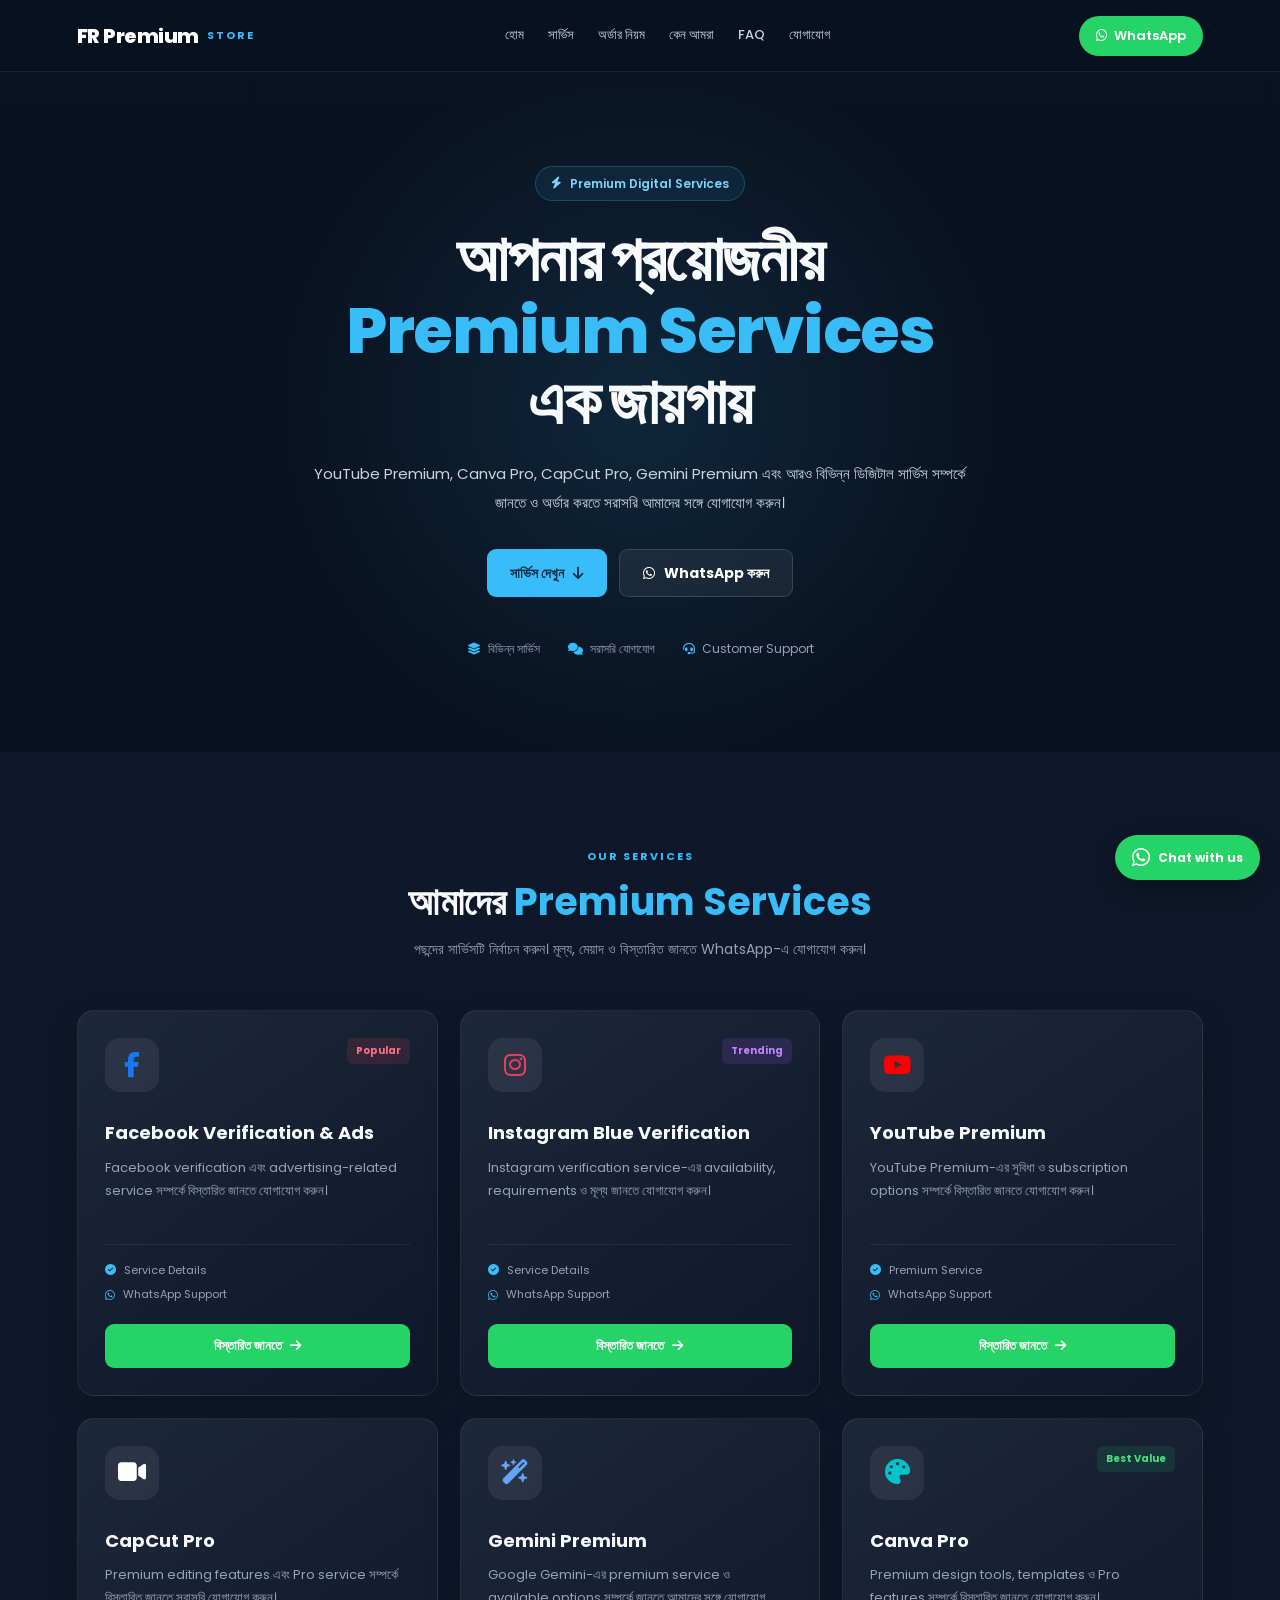
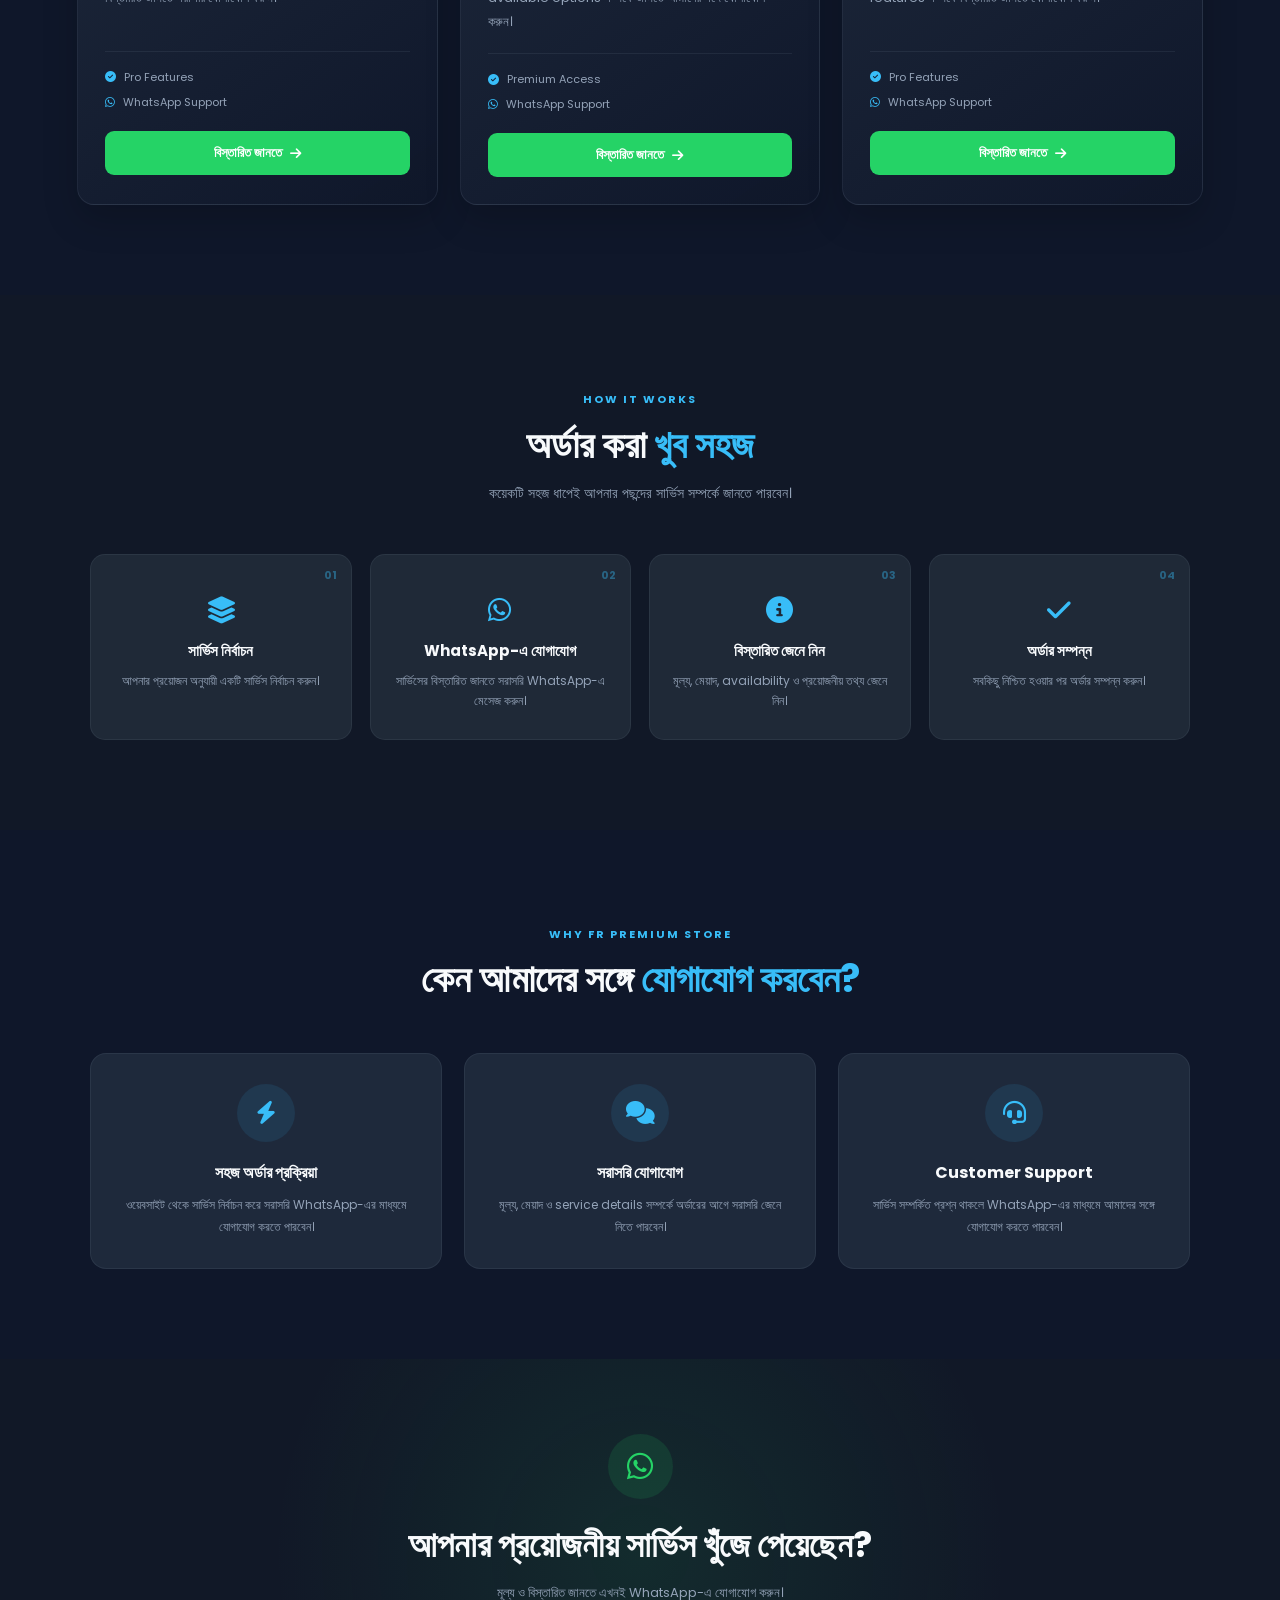
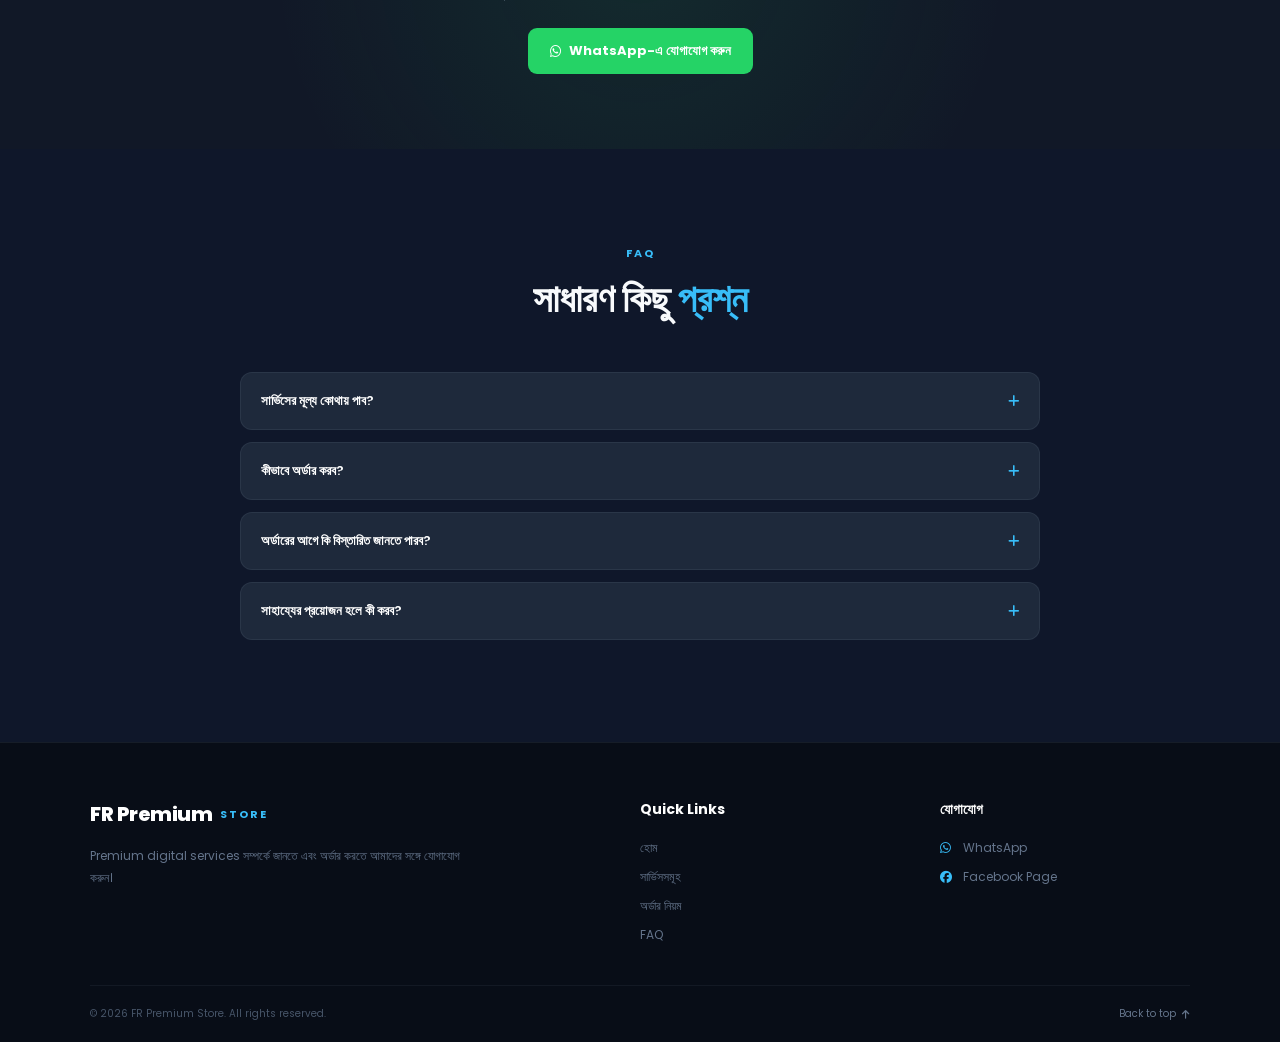
<file: index.html>
<!DOCTYPE html>
<html lang="bn">
<head>
    <meta charset="UTF-8">

    <meta name="viewport" content="width=device-width, initial-scale=1.0">

    <title>FR Premium Store | Premium Digital Services</title>

    <meta name="description"
          content="FR Premium Store থেকে বিভিন্ন premium digital services সম্পর্কে জানুন এবং WhatsApp-এর মাধ্যমে সহজে যোগাযোগ করুন।">

    <meta name="keywords"
          content="FR Premium Store, Premium Services, YouTube Premium, Canva Pro, CapCut Pro, Gemini Premium, Facebook Verification, Instagram Verification">

    <meta name="theme-color" content="#08111f">

    <!-- Open Graph -->
    <meta property="og:title" content="FR Premium Store">
    <meta property="og:description"
          content="আপনার প্রয়োজনীয় Premium Digital Services এক জায়গায়।">
    <meta property="og:type" content="website">

    <!-- Google Font -->
    <link rel="preconnect" href="https://fonts.googleapis.com">
    <link rel="preconnect" href="https://fonts.gstatic.com" crossorigin>

    <link href="https://fonts.googleapis.com/css2?family=Poppins:wght@300;400;500;600;700;800&display=swap"
          rel="stylesheet">

    <!-- Font Awesome -->
    <link rel="stylesheet"
          href="https://cdnjs.cloudflare.com/ajax/libs/font-awesome/6.5.2/css/all.min.css">

    <!-- Main CSS -->
    <link rel="stylesheet" href="style.css">
</head>

<body>

    <!-- ================= HEADER ================= -->

    <header class="header">

        <a href="#home" class="logo">
            <span class="logo-main">FR Premium</span>
            <span class="logo-sub">STORE</span>
        </a>

        <button
            class="menu-toggle"
            id="menuToggle"
            type="button"
            aria-label="মেনু খুলুন"
            aria-expanded="false">

            <i class="fa-solid fa-bars"></i>

        </button>

        <nav class="nav" id="mainNav">

            <a href="#home">হোম</a>
            <a href="#products">সার্ভিস</a>
            <a href="#how-to-order">অর্ডার নিয়ম</a>
            <a href="#why-us">কেন আমরা</a>
            <a href="#faq">FAQ</a>
            <a href="#contact">যোগাযোগ</a>

        </nav>

        <button
            class="header-whatsapp"
            type="button"
            onclick="openWhatsApp('General Inquiry')">

            <i class="fa-brands fa-whatsapp"></i>
            WhatsApp

        </button>

    </header>


    <!-- ================= MAIN ================= -->

    <main>

        <!-- HERO -->

        <section id="home" class="hero">

            <div class="hero-overlay"></div>

            <div class="hero-content">

                <div class="hero-badge">

                    <i class="fa-solid fa-bolt"></i>

                    Premium Digital Services

                </div>

                <h1>

                    আপনার প্রয়োজনীয়

                    <span>Premium Services</span>

                    এক জায়গায়

                </h1>

                <p>
                    YouTube Premium, Canva Pro, CapCut Pro,
                    Gemini Premium এবং আরও বিভিন্ন ডিজিটাল সার্ভিস
                    সম্পর্কে জানতে ও অর্ডার করতে সরাসরি আমাদের সঙ্গে যোগাযোগ করুন।
                </p>

                <div class="hero-buttons">

                    <a href="#products" class="primary-btn">

                        সার্ভিস দেখুন

                        <i class="fa-solid fa-arrow-down"></i>

                    </a>

                    <button
                        class="secondary-btn"
                        type="button"
                        onclick="openWhatsApp('General Inquiry')">

                        <i class="fa-brands fa-whatsapp"></i>

                        WhatsApp করুন

                    </button>

                </div>

                <div class="hero-trust">

                    <div>
                        <i class="fa-solid fa-layer-group"></i>
                        <span>বিভিন্ন সার্ভিস</span>
                    </div>

                    <div>
                        <i class="fa-solid fa-comments"></i>
                        <span>সরাসরি যোগাযোগ</span>
                    </div>

                    <div>
                        <i class="fa-solid fa-headset"></i>
                        <span>Customer Support</span>
                    </div>

                </div>

            </div>

        </section>


        <!-- ================= SERVICES ================= -->

        <section id="products" class="products-section">

            <div class="section-heading">

                <span class="section-label">
                    OUR SERVICES
                </span>

                <h2>
                    আমাদের
                    <span>Premium Services</span>
                </h2>

                <p>
                    পছন্দের সার্ভিসটি নির্বাচন করুন।
                    মূল্য, মেয়াদ ও বিস্তারিত জানতে WhatsApp-এ যোগাযোগ করুন।
                </p>

            </div>


            <div class="product-grid">


                <!-- Facebook -->

                <article class="product-card">

                    <div class="card-top">

                        <div class="service-icon facebook">
                            <i class="fa-brands fa-facebook-f"></i>
                        </div>

                        <span class="service-badge popular">
                            Popular
                        </span>

                    </div>

                    <h3>Facebook Verification & Ads</h3>

                    <p>
                        Facebook verification এবং advertising-related
                        service সম্পর্কে বিস্তারিত জানতে যোগাযোগ করুন।
                    </p>

                    <div class="service-info">

                        <span>
                            <i class="fa-solid fa-circle-check"></i>
                            Service Details
                        </span>

                        <span>
                            <i class="fa-brands fa-whatsapp"></i>
                            WhatsApp Support
                        </span>

                    </div>

                    <button
                        class="buy-btn"
                        type="button"
                        onclick="openWhatsApp('Facebook Verification & Ads Service')">

                        বিস্তারিত জানতে

                        <i class="fa-solid fa-arrow-right"></i>

                    </button>

                </article>


                <!-- Instagram -->

                <article class="product-card">

                    <div class="card-top">

                        <div class="service-icon instagram">
                            <i class="fa-brands fa-instagram"></i>
                        </div>

                        <span class="service-badge trending">
                            Trending
                        </span>

                    </div>

                    <h3>Instagram Blue Verification</h3>

                    <p>
                        Instagram verification service-এর
                        availability, requirements ও মূল্য জানতে যোগাযোগ করুন।
                    </p>

                    <div class="service-info">

                        <span>
                            <i class="fa-solid fa-circle-check"></i>
                            Service Details
                        </span>

                        <span>
                            <i class="fa-brands fa-whatsapp"></i>
                            WhatsApp Support
                        </span>

                    </div>

                    <button
                        class="buy-btn"
                        type="button"
                        onclick="openWhatsApp('Instagram Blue Verification Service')">

                        বিস্তারিত জানতে

                        <i class="fa-solid fa-arrow-right"></i>

                    </button>

                </article>


                <!-- YouTube -->

                <article class="product-card">

                    <div class="card-top">

                        <div class="service-icon youtube">
                            <i class="fa-brands fa-youtube"></i>
                        </div>

                    </div>

                    <h3>YouTube Premium</h3>

                    <p>
                        YouTube Premium-এর সুবিধা ও subscription
                        options সম্পর্কে বিস্তারিত জানতে যোগাযোগ করুন।
                    </p>

                    <div class="service-info">

                        <span>
                            <i class="fa-solid fa-circle-check"></i>
                            Premium Service
                        </span>

                        <span>
                            <i class="fa-brands fa-whatsapp"></i>
                            WhatsApp Support
                        </span>

                    </div>

                    <button
                        class="buy-btn"
                        type="button"
                        onclick="openWhatsApp('YouTube Premium Service')">

                        বিস্তারিত জানতে

                        <i class="fa-solid fa-arrow-right"></i>

                    </button>

                </article>


                <!-- CapCut -->

                <article class="product-card">

                    <div class="card-top">

                        <div class="service-icon capcut">
                            <i class="fa-solid fa-video"></i>
                        </div>

                    </div>

                    <h3>CapCut Pro</h3>

                    <p>
                        Premium editing features এবং Pro service
                        সম্পর্কে বিস্তারিত জানতে সরাসরি যোগাযোগ করুন।
                    </p>

                    <div class="service-info">

                        <span>
                            <i class="fa-solid fa-circle-check"></i>
                            Pro Features
                        </span>

                        <span>
                            <i class="fa-brands fa-whatsapp"></i>
                            WhatsApp Support
                        </span>

                    </div>

                    <button
                        class="buy-btn"
                        type="button"
                        onclick="openWhatsApp('CapCut Pro Service')">

                        বিস্তারিত জানতে

                        <i class="fa-solid fa-arrow-right"></i>

                    </button>

                </article>


                <!-- Gemini -->

                <article class="product-card">

                    <div class="card-top">

                        <div class="service-icon gemini">
                            <i class="fa-solid fa-wand-magic-sparkles"></i>
                        </div>

                    </div>

                    <h3>Gemini Premium</h3>

                    <p>
                        Google Gemini-এর premium service ও available
                        options সম্পর্কে জানতে আমাদের সঙ্গে যোগাযোগ করুন।
                    </p>

                    <div class="service-info">

                        <span>
                            <i class="fa-solid fa-circle-check"></i>
                            Premium Access
                        </span>

                        <span>
                            <i class="fa-brands fa-whatsapp"></i>
                            WhatsApp Support
                        </span>

                    </div>

                    <button
                        class="buy-btn"
                        type="button"
                        onclick="openWhatsApp('Gemini Premium Service')">

                        বিস্তারিত জানতে

                        <i class="fa-solid fa-arrow-right"></i>

                    </button>

                </article>


                <!-- Canva -->

                <article class="product-card">

                    <div class="card-top">

                        <div class="service-icon canva">
                            <i class="fa-solid fa-palette"></i>
                        </div>

                        <span class="service-badge value">
                            Best Value
                        </span>

                    </div>

                    <h3>Canva Pro</h3>

                    <p>
                        Premium design tools, templates ও Pro features
                        সম্পর্কে বিস্তারিত জানতে যোগাযোগ করুন।
                    </p>

                    <div class="service-info">

                        <span>
                            <i class="fa-solid fa-circle-check"></i>
                            Pro Features
                        </span>

                        <span>
                            <i class="fa-brands fa-whatsapp"></i>
                            WhatsApp Support
                        </span>

                    </div>

                    <button
                        class="buy-btn"
                        type="button"
                        onclick="openWhatsApp('Canva Pro Service')">

                        বিস্তারিত জানতে

                        <i class="fa-solid fa-arrow-right"></i>

                    </button>

                </article>

            </div>

        </section>


        <!-- ================= HOW TO ORDER ================= -->

        <section id="how-to-order" class="how-section">

            <div class="section-heading">

                <span class="section-label">
                    HOW IT WORKS
                </span>

                <h2>
                    অর্ডার করা
                    <span>খুব সহজ</span>
                </h2>

                <p>
                    কয়েকটি সহজ ধাপেই আপনার পছন্দের সার্ভিস সম্পর্কে জানতে পারবেন।
                </p>

            </div>


            <div class="steps">

                <div class="step">

                    <span class="step-number">01</span>

                    <i class="fa-solid fa-layer-group"></i>

                    <h3>সার্ভিস নির্বাচন</h3>

                    <p>
                        আপনার প্রয়োজন অনুযায়ী একটি সার্ভিস নির্বাচন করুন।
                    </p>

                </div>


                <div class="step">

                    <span class="step-number">02</span>

                    <i class="fa-brands fa-whatsapp"></i>

                    <h3>WhatsApp-এ যোগাযোগ</h3>

                    <p>
                        সার্ভিসের বিস্তারিত জানতে সরাসরি WhatsApp-এ মেসেজ করুন।
                    </p>

                </div>


                <div class="step">

                    <span class="step-number">03</span>

                    <i class="fa-solid fa-circle-info"></i>

                    <h3>বিস্তারিত জেনে নিন</h3>

                    <p>
                        মূল্য, মেয়াদ, availability ও প্রয়োজনীয় তথ্য জেনে নিন।
                    </p>

                </div>


                <div class="step">

                    <span class="step-number">04</span>

                    <i class="fa-solid fa-check"></i>

                    <h3>অর্ডার সম্পন্ন</h3>

                    <p>
                        সবকিছু নিশ্চিত হওয়ার পর অর্ডার সম্পন্ন করুন।
                    </p>

                </div>

            </div>

        </section>


        <!-- ================= WHY US ================= -->

        <section id="why-us" class="why-section">

            <div class="section-heading">

                <span class="section-label">
                    WHY FR PREMIUM STORE
                </span>

                <h2>
                    কেন আমাদের সঙ্গে
                    <span>যোগাযোগ করবেন?</span>
                </h2>

            </div>


            <div class="features">

                <div class="feature-box">

                    <div class="feature-icon">
                        <i class="fa-solid fa-bolt"></i>
                    </div>

                    <h3>সহজ অর্ডার প্রক্রিয়া</h3>

                    <p>
                        ওয়েবসাইট থেকে সার্ভিস নির্বাচন করে
                        সরাসরি WhatsApp-এর মাধ্যমে যোগাযোগ করতে পারবেন।
                    </p>

                </div>


                <div class="feature-box">

                    <div class="feature-icon">
                        <i class="fa-solid fa-comments"></i>
                    </div>

                    <h3>সরাসরি যোগাযোগ</h3>

                    <p>
                        মূল্য, মেয়াদ ও service details সম্পর্কে
                        অর্ডারের আগে সরাসরি জেনে নিতে পারবেন।
                    </p>

                </div>


                <div class="feature-box">

                    <div class="feature-icon">
                        <i class="fa-solid fa-headset"></i>
                    </div>

                    <h3>Customer Support</h3>

                    <p>
                        সার্ভিস সম্পর্কিত প্রশ্ন থাকলে WhatsApp-এর মাধ্যমে
                        আমাদের সঙ্গে যোগাযোগ করতে পারবেন।
                    </p>

                </div>

            </div>

        </section>


        <!-- ================= CTA ================= -->

        <section class="cta-section">

            <div class="cta-content">

                <div class="cta-icon">
                    <i class="fa-brands fa-whatsapp"></i>
                </div>

                <h2>
                    আপনার প্রয়োজনীয় সার্ভিস খুঁজে পেয়েছেন?
                </h2>

                <p>
                    মূল্য ও বিস্তারিত জানতে এখনই WhatsApp-এ যোগাযোগ করুন।
                </p>

                <button
                    class="cta-btn"
                    type="button"
                    onclick="openWhatsApp('General Inquiry')">

                    <i class="fa-brands fa-whatsapp"></i>

                    WhatsApp-এ যোগাযোগ করুন

                </button>

            </div>

        </section>


        <!-- ================= FAQ ================= -->

        <section id="faq" class="faq-section">

            <div class="section-heading">

                <span class="section-label">
                    FAQ
                </span>

                <h2>
                    সাধারণ কিছু
                    <span>প্রশ্ন</span>
                </h2>

            </div>


            <div class="faq-container">

                <div class="faq-item">

                    <button class="faq-question" type="button">

                        সার্ভিসের মূল্য কোথায় পাব?

                        <i class="fa-solid fa-plus"></i>

                    </button>

                    <div class="faq-answer">

                        <p>
                            প্রতিটি সার্ভিসের মূল্য ও availability
                            সময়ের সঙ্গে পরিবর্তিত হতে পারে।
                            সর্বশেষ মূল্য জানতে WhatsApp-এ যোগাযোগ করুন।
                        </p>

                    </div>

                </div>


                <div class="faq-item">

                    <button class="faq-question" type="button">

                        কীভাবে অর্ডার করব?

                        <i class="fa-solid fa-plus"></i>

                    </button>

                    <div class="faq-answer">

                        <p>
                            পছন্দের সার্ভিসের “বিস্তারিত জানতে”
                            button-এ ক্লিক করে WhatsApp-এ মেসেজ করুন।
                        </p>

                    </div>

                </div>


                <div class="faq-item">

                    <button class="faq-question" type="button">

                        অর্ডারের আগে কি বিস্তারিত জানতে পারব?

                        <i class="fa-solid fa-plus"></i>

                    </button>

                    <div class="faq-answer">

                        <p>
                            অবশ্যই। অর্ডার নিশ্চিত করার আগে মূল্য,
                            মেয়াদ, availability এবং প্রয়োজনীয়
                            service details সম্পর্কে জেনে নিতে পারবেন।
                        </p>

                    </div>

                </div>


                <div class="faq-item">

                    <button class="faq-question" type="button">

                        সাহায্যের প্রয়োজন হলে কী করব?

                        <i class="fa-solid fa-plus"></i>

                    </button>

                    <div class="faq-answer">

                        <p>
                            যেকোনো প্রশ্নের জন্য সরাসরি WhatsApp-এ
                            আমাদের সঙ্গে যোগাযোগ করুন।
                        </p>

                    </div>

                </div>

            </div>

        </section>

    </main>


    <!-- ================= FOOTER ================= -->

    <footer id="contact">

        <div class="footer-content">

            <div class="footer-brand">

                <a href="#home" class="logo footer-logo">

                    <span class="logo-main">FR Premium</span>
                    <span class="logo-sub">STORE</span>

                </a>

                <p>
                    Premium digital services সম্পর্কে জানতে
                    এবং অর্ডার করতে আমাদের সঙ্গে যোগাযোগ করুন।
                </p>

            </div>


            <div class="footer-links">

                <h3>Quick Links</h3>

                <a href="#home">হোম</a>
                <a href="#products">সার্ভিসসমূহ</a>
                <a href="#how-to-order">অর্ডার নিয়ম</a>
                <a href="#faq">FAQ</a>

            </div>


            <div class="footer-contact">

                <h3>যোগাযোগ</h3>

                <a
                    href="https://wa.me/8801929138625"
                    target="_blank"
                    rel="noopener noreferrer">

                    <i class="fa-brands fa-whatsapp"></i>
                    WhatsApp

                </a>

                <a
                    href="https://www.facebook.com/share/1E5ibin8Pm/"
                    target="_blank"
                    rel="noopener noreferrer">

                    <i class="fa-brands fa-facebook"></i>
                    Facebook Page

                </a>

            </div>

        </div>


        <div class="footer-bottom">

            <p>
                &copy; 2026 FR Premium Store. All rights reserved.
            </p>

            <a href="#home">

                Back to top

                <i class="fa-solid fa-arrow-up"></i>

            </a>

        </div>

    </footer>


    <!-- ================= FLOATING WHATSAPP ================= -->

    <button
        class="floating-whatsapp"
        type="button"
        onclick="openWhatsApp('General Inquiry')"
        aria-label="WhatsApp-এ যোগাযোগ করুন">

        <i class="fa-brands fa-whatsapp"></i>

        <span>Chat with us</span>

    </button>


    <!-- JavaScript -->
    <script src="script.js"></script>

    </body>
</html>
</file>
<file: style.css>
/* =========================
   RESET
========================= */

* {
    margin: 0;
    padding: 0;
    box-sizing: border-box;
}

html {
    scroll-behavior: smooth;
    scroll-padding-top: 85px;
}

body {
    font-family: "Poppins", sans-serif;
    background: #0f172a;
    color: #f8fafc;
    line-height: 1.6;
    overflow-x: hidden;
}

a {
    text-decoration: none;
}

button,
a {
    font-family: inherit;
}

button {
    cursor: pointer;
}


/* =========================
   HEADER
========================= */

.header {
    width: 100%;
    min-height: 72px;

    padding: 14px 6%;

    display: flex;
    align-items: center;
    justify-content: space-between;

    position: sticky;
    top: 0;
    z-index: 1000;

    background: rgba(8, 17, 31, 0.94);

    backdrop-filter: blur(15px);
    -webkit-backdrop-filter: blur(15px);

    border-bottom: 1px solid rgba(148, 163, 184, 0.12);
}


/* Logo */

.logo {
    display: flex;
    align-items: center;
    gap: 8px;
    white-space: nowrap;
}

.logo-main {
    color: #ffffff;
    font-size: 20px;
    font-weight: 800;
    letter-spacing: -0.5px;
}

.logo-sub {
    color: #38bdf8;
    font-size: 11px;
    font-weight: 700;
    letter-spacing: 2px;
}


/* Navigation */

.nav {
    display: flex;
    align-items: center;
    gap: 24px;
}

.nav a {
    color: #cbd5e1;
    font-size: 13px;
    font-weight: 500;

    transition: color 0.3s ease;
}

.nav a:hover {
    color: #38bdf8;
}


/* Header WhatsApp */

.header-whatsapp {
    border: none;

    padding: 10px 17px;

    border-radius: 30px;

    background: #25d366;
    color: #ffffff;

    font-size: 13px;
    font-weight: 600;

    display: flex;
    align-items: center;
    gap: 7px;

    transition: 0.3s ease;
}

.header-whatsapp:hover {
    background: #1ebe5d;
    transform: translateY(-2px);
}


/* Mobile menu */

.menu-toggle {
    display: none;

    width: 42px;
    height: 42px;

    border: 1px solid rgba(255, 255, 255, 0.1);
    border-radius: 10px;

    background: #1e293b;
    color: #ffffff;

    font-size: 18px;
}


/* =========================
   HERO
========================= */

.hero {
    min-height: 680px;

    position: relative;

    display: flex;
    align-items: center;
    justify-content: center;

    text-align: center;

    padding: 90px 20px;

    background:
        linear-gradient(
            rgba(8, 17, 31, 0.82),
            rgba(8, 17, 31, 0.96)
        ),
        url("https://images.unsplash.com/photo-1618005182384-a83a8bd57fbe?auto=format&fit=crop&w=1800&q=85");

    background-size: cover;
    background-position: center;
}

.hero-overlay {
    position: absolute;
    inset: 0;

    background:
        radial-gradient(
            circle at center,
            rgba(56, 189, 248, 0.12),
            transparent 50%
        );
}

.hero-content {
    max-width: 850px;
    position: relative;
    z-index: 2;
}


/* Hero badge */

.hero-badge {
    display: inline-flex;
    align-items: center;
    gap: 8px;

    margin-bottom: 22px;
    padding: 7px 15px;

    border: 1px solid rgba(56, 189, 248, 0.25);
    border-radius: 30px;

    background: rgba(56, 189, 248, 0.08);

    color: #7dd3fc;

    font-size: 12px;
    font-weight: 600;
}


/* Hero heading */

.hero h1 {
    font-size: clamp(38px, 5vw, 64px);
    line-height: 1.12;
    font-weight: 800;
    letter-spacing: -1.5px;

    margin-bottom: 22px;
}

.hero h1 span {
    display: block;
    color: #38bdf8;
}


/* Hero paragraph */

.hero-content > p {
    max-width: 680px;

    margin: 0 auto 32px;

    color: #cbd5e1;

    font-size: 15px;
    line-height: 1.9;
}


/* Hero buttons */

.hero-buttons {
    display: flex;
    align-items: center;
    justify-content: center;

    gap: 12px;

    flex-wrap: wrap;
}

.primary-btn,
.secondary-btn {
    min-height: 48px;

    padding: 12px 23px;

    border-radius: 9px;

    font-size: 14px;
    font-weight: 700;

    display: inline-flex;
    align-items: center;
    justify-content: center;

    gap: 9px;

    transition: 0.3s ease;
}

.primary-btn {
    background: #38bdf8;
    color: #082f49;
}

.primary-btn:hover {
    background: #7dd3fc;
    transform: translateY(-2px);
}

.secondary-btn {
    border: 1px solid rgba(255, 255, 255, 0.14);

    background: rgba(255, 255, 255, 0.06);

    color: #ffffff;
}

.secondary-btn:hover {
    background: #25d366;
    border-color: #25d366;
    transform: translateY(-2px);
}


/* Hero trust */

.hero-trust {
    display: flex;
    justify-content: center;
    align-items: center;

    gap: 28px;

    margin-top: 42px;

    flex-wrap: wrap;
}

.hero-trust div {
    display: flex;
    align-items: center;
    gap: 7px;

    color: #94a3b8;

    font-size: 12px;
}

.hero-trust i {
    color: #38bdf8;
}


/* =========================
   COMMON SECTIONS
========================= */

.products-section,
.how-section,
.why-section,
.faq-section {
    padding: 90px 6%;
}

.section-heading {
    max-width: 680px;

    margin: 0 auto 50px;

    text-align: center;
}

.section-label {
    color: #38bdf8;

    font-size: 11px;
    font-weight: 700;

    letter-spacing: 2px;
}

.section-heading h2 {
    margin-top: 10px;
    margin-bottom: 13px;

    font-size: clamp(27px, 4vw, 38px);
    line-height: 1.25;
}

.section-heading h2 span {
    color: #38bdf8;
}

.section-heading p {
    color: #94a3b8;
    font-size: 14px;
}


/* =========================
   PRODUCTS
========================= */

.products-section {
    background: #0f172a;
}

.product-grid {
    max-width: 1200px;

    margin: auto;

    display: grid;
    grid-template-columns: repeat(3, 1fr);

    gap: 22px;
}

.product-card {
    position: relative;

    padding: 27px;

    background:
        linear-gradient(
            145deg,
            rgba(30, 41, 59, 0.96),
            rgba(15, 23, 42, 0.98)
        );

    border: 1px solid rgba(148, 163, 184, 0.12);

    border-radius: 17px;

    box-shadow: 0 15px 35px rgba(0, 0, 0, 0.18);

    transition: 0.35s ease;
}

.product-card:hover {
    transform: translateY(-7px);

    border-color: rgba(56, 189, 248, 0.35);

    box-shadow: 0 20px 45px rgba(0, 0, 0, 0.28);
}


/* Card top */

.card-top {
    min-height: 60px;

    display: flex;
    align-items: flex-start;
    justify-content: space-between;
}


/* Service icon */

.service-icon {
    width: 54px;
    height: 54px;

    border-radius: 15px;

    display: flex;
    align-items: center;
    justify-content: center;

    font-size: 25px;

    background: rgba(255, 255, 255, 0.07);
}

.facebook {
    color: #1877f2;
}

.instagram {
    color: #e4405f;
}

.youtube {
    color: #ff0000;
}

.capcut {
    color: #ffffff;
}

.gemini {
    color: #60a5fa;
}

.canva {
    color: #00c4cc;
}


/* Service badges */

.service-badge {
    padding: 5px 9px;

    border-radius: 6px;

    font-size: 10px;
    font-weight: 700;
}

.popular {
    background: rgba(244, 63, 94, 0.13);
    color: #fb7185;
}

.trending {
    background: rgba(168, 85, 247, 0.14);
    color: #c084fc;
}

.value {
    background: rgba(34, 197, 94, 0.12);
    color: #4ade80;
}


/* Product text */

.product-card h3 {
    margin-top: 22px;
    margin-bottom: 10px;

    font-size: 18px;
    line-height: 1.4;
}

.product-card > p {
    min-height: 68px;

    color: #94a3b8;

    font-size: 13px;
    line-height: 1.8;
}


/* Service information */

.service-info {
    display: flex;
    flex-direction: column;

    gap: 7px;

    margin: 20px 0;
    padding-top: 17px;

    border-top: 1px solid rgba(148, 163, 184, 0.1);
}

.service-info span {
    color: #94a3b8;

    font-size: 11px;

    display: flex;
    align-items: center;

    gap: 8px;
}

.service-info i {
    color: #38bdf8;
}


/* Product button */

.buy-btn {
    width: 100%;

    border: none;

    padding: 12px 15px;

    border-radius: 9px;

    background: #25d366;
    color: #ffffff;

    font-size: 13px;
    font-weight: 700;

    display: flex;
    align-items: center;
    justify-content: center;

    gap: 8px;

    transition: 0.3s ease;
}

.buy-btn:hover {
    background: #1ebe5d;
    transform: translateY(-2px);
}


/* =========================
   HOW TO ORDER
========================= */

.how-section {
    background: #111827;
}

.steps {
    max-width: 1100px;

    margin: auto;

    display: grid;
    grid-template-columns: repeat(4, 1fr);

    gap: 18px;
}

.step {
    position: relative;

    padding: 27px 20px;

    text-align: center;

    background: #1f2937;

    border: 1px solid rgba(148, 163, 184, 0.1);

    border-radius: 15px;
}

.step-number {
    position: absolute;

    top: 12px;
    right: 14px;

    color: rgba(56, 189, 248, 0.4);

    font-size: 11px;
    font-weight: 700;
}

.step > i {
    margin: 15px 0;

    color: #38bdf8;

    font-size: 27px;
}

.step h3 {
    font-size: 15px;
    margin-bottom: 8px;
}

.step p {
    color: #94a3b8;

    font-size: 12px;
    line-height: 1.7;
}


/* =========================
   WHY US
========================= */

.why-section {
    background: #0f172a;
}

.features {
    max-width: 1100px;

    margin: auto;

    display: grid;
    grid-template-columns: repeat(3, 1fr);

    gap: 22px;
}

.feature-box {
    padding: 30px;

    text-align: center;

    background: #1e293b;

    border: 1px solid rgba(148, 163, 184, 0.1);

    border-radius: 16px;

    transition: 0.3s ease;
}

.feature-box:hover {
    transform: translateY(-5px);

    border-color: rgba(56, 189, 248, 0.25);
}

.feature-icon {
    width: 58px;
    height: 58px;

    margin: 0 auto 18px;

    border-radius: 50%;

    display: flex;
    align-items: center;
    justify-content: center;

    background: rgba(56, 189, 248, 0.1);

    color: #38bdf8;

    font-size: 23px;
}

.feature-box h3 {
    font-size: 16px;
    margin-bottom: 9px;
}

.feature-box p {
    color: #94a3b8;

    font-size: 12px;
    line-height: 1.8;
}


/* =========================
   CTA
========================= */

.cta-section {
    padding: 75px 20px;

    text-align: center;

    background:
        radial-gradient(
            circle at center,
            rgba(37, 211, 102, 0.1),
            transparent 55%
        ),
        #111827;
}

.cta-content {
    max-width: 650px;
    margin: auto;
}

.cta-icon {
    width: 65px;
    height: 65px;

    margin: 0 auto 18px;

    border-radius: 50%;

    display: flex;
    align-items: center;
    justify-content: center;

    background: rgba(37, 211, 102, 0.12);

    color: #25d366;

    font-size: 30px;
}

.cta-section h2 {
    font-size: clamp(25px, 4vw, 35px);

    margin-bottom: 10px;
}

.cta-section p {
    color: #94a3b8;

    font-size: 13px;

    margin-bottom: 25px;
}

.cta-btn {
    border: none;

    padding: 13px 22px;

    border-radius: 9px;

    background: #25d366;
    color: #ffffff;

    font-size: 13px;
    font-weight: 700;

    display: inline-flex;
    align-items: center;

    gap: 8px;

    transition: 0.3s ease;
}

.cta-btn:hover {
    background: #1ebe5d;
    transform: translateY(-2px);
}


/* =========================
   FAQ
========================= */

.faq-section {
    background: #0f172a;
}

.faq-container {
    max-width: 800px;
    margin: auto;
}

.faq-item {
    margin-bottom: 12px;

    background: #1e293b;

    border: 1px solid rgba(148, 163, 184, 0.1);

    border-radius: 12px;

    overflow: hidden;
}

.faq-question {
    width: 100%;

    border: none;

    background: transparent;
    color: #ffffff;

    padding: 18px 20px;

    text-align: left;

    font-size: 13px;
    font-weight: 600;

    display: flex;
    justify-content: space-between;
    align-items: center;

    gap: 15px;
}

.faq-question i {
    color: #38bdf8;

    transition: 0.3s ease;
}

.faq-item.active .faq-question i {
    transform: rotate(45deg);
}

.faq-answer {
    max-height: 0;

    overflow: hidden;

    transition: max-height 0.3s ease;
}

.faq-answer p {
    padding: 0 20px 18px;

    color: #94a3b8;

    font-size: 12px;
    line-height: 1.8;
}


/* =========================
   FOOTER
========================= */

footer {
    background: #080d17;

    border-top: 1px solid rgba(148, 163, 184, 0.1);

    padding: 55px 6% 20px;
}

.footer-content {
    max-width: 1100px;

    margin: auto;

    display: grid;
    grid-template-columns: 2fr 1fr 1fr;

    gap: 50px;

    padding-bottom: 40px;
}

.footer-brand p {
    max-width: 380px;

    margin-top: 15px;

    color: #64748b;

    font-size: 12px;
    line-height: 1.8;
}

.footer-links,
.footer-contact {
    display: flex;
    flex-direction: column;

    gap: 10px;
}

.footer-links h3,
.footer-contact h3 {
    color: #ffffff;

    font-size: 14px;

    margin-bottom: 7px;
}

.footer-links a,
.footer-contact a {
    color: #64748b;

    font-size: 12px;

    transition: 0.3s ease;
}

.footer-links a:hover,
.footer-contact a:hover {
    color: #38bdf8;
}

.footer-contact i {
    width: 20px;
    color: #38bdf8;
}


/* Footer bottom */

.footer-bottom {
    max-width: 1100px;

    margin: auto;

    padding-top: 20px;

    border-top: 1px solid rgba(148, 163, 184, 0.08);

    display: flex;
    align-items: center;
    justify-content: space-between;

    gap: 15px;
}

.footer-bottom p {
    color: #475569;
    font-size: 10px;
}

.footer-bottom a {
    color: #64748b;

    font-size: 10px;

    display: flex;
    align-items: center;

    gap: 6px;
}

.footer-bottom a:hover {
    color: #38bdf8;
}


/* =========================
   FLOATING WHATSAPP
========================= */

.floating-whatsapp {
    position: fixed;

    right: 20px;
    bottom: 20px;

    z-index: 900;

    border: none;

    padding: 12px 17px;

    border-radius: 40px;

    background: #25d366;
    color: #ffffff;

    display: flex;
    align-items: center;

    gap: 8px;

    font-size: 12px;
    font-weight: 700;

    box-shadow: 0 8px 25px rgba(0, 0, 0, 0.3);

    transition: 0.3s ease;
}

.floating-whatsapp i {
    font-size: 21px;
}

.floating-whatsapp:hover {
    background: #1ebe5d;
    transform: translateY(-3px);
}


/* =========================
   TABLET
========================= */

@media (max-width: 1050px) {

    .nav {
        gap: 15px;
    }

    .product-grid {
        grid-template-columns: repeat(2, 1fr);
    }

    .steps {
        grid-template-columns: repeat(2, 1fr);
    }

}


/* =========================
   MOBILE NAV
========================= */

@media (max-width: 850px) {

    .header {
        padding: 13px 5%;
    }

    .menu-toggle {
        display: flex;

        align-items: center;
        justify-content: center;
    }

    .nav {
        position: absolute;

        top: 72px;
        left: 0;
        right: 0;

        padding: 18px 5%;

        background: #111827;

        border-bottom: 1px solid rgba(148, 163, 184, 0.1);

        display: none;

        flex-direction: column;
        align-items: flex-start;

        gap: 0;
    }

    .nav.active {
        display: flex;
    }

    .nav a {
        width: 100%;

        padding: 12px 0;

        border-bottom: 1px solid rgba(148, 163, 184, 0.07);
    }

    .header-whatsapp {
        display: none;
    }

    .footer-content {
        grid-template-columns: 1fr 1fr;
    }

}


/* =========================
   SMALL MOBILE
========================= */

@media (max-width: 600px) {

    .hero {
        min-height: 620px;

        padding: 80px 18px;
    }

    .hero h1 {
        font-size: 37px;
    }

    .hero-content > p {
        font-size: 13px;
        line-height: 1.8;
    }

    .hero-trust {
        flex-direction: column;

        gap: 13px;

        margin-top: 30px;
    }

    .products-section,
    .how-section,
    .why-section,
    .faq-section {
        padding: 70px 18px;
    }

    .section-heading {
        margin-bottom: 35px;
    }

    .product-grid,
    .features,
    .steps {
        grid-template-columns: 1fr;
    }

    .product-card > p {
        min-height: auto;
    }

    .footer-content {
        grid-template-columns: 1fr;
        gap: 30px;
    }

    .footer-bottom {
        flex-direction: column;
        text-align: center;
    }

    .floating-whatsapp {
        right: 15px;
        bottom: 15px;

        width: 52px;
        height: 52px;

        padding: 0;

        justify-content: center;
    }

    .floating-whatsapp span {
        display: none;
    }

    .floating-whatsapp i {
        font-size: 25px;
    }

}


/* =========================
   VERY SMALL SCREEN
========================= */

@media (max-width: 380px) {

    .logo-main {
        font-size: 17px;
    }

    .logo-sub {
        font-size: 10px;
    }

    .hero h1 {
        font-size: 32px;
    }

    .primary-btn,
    .secondary-btn {
        width: 100%;
    }

}
</file>
